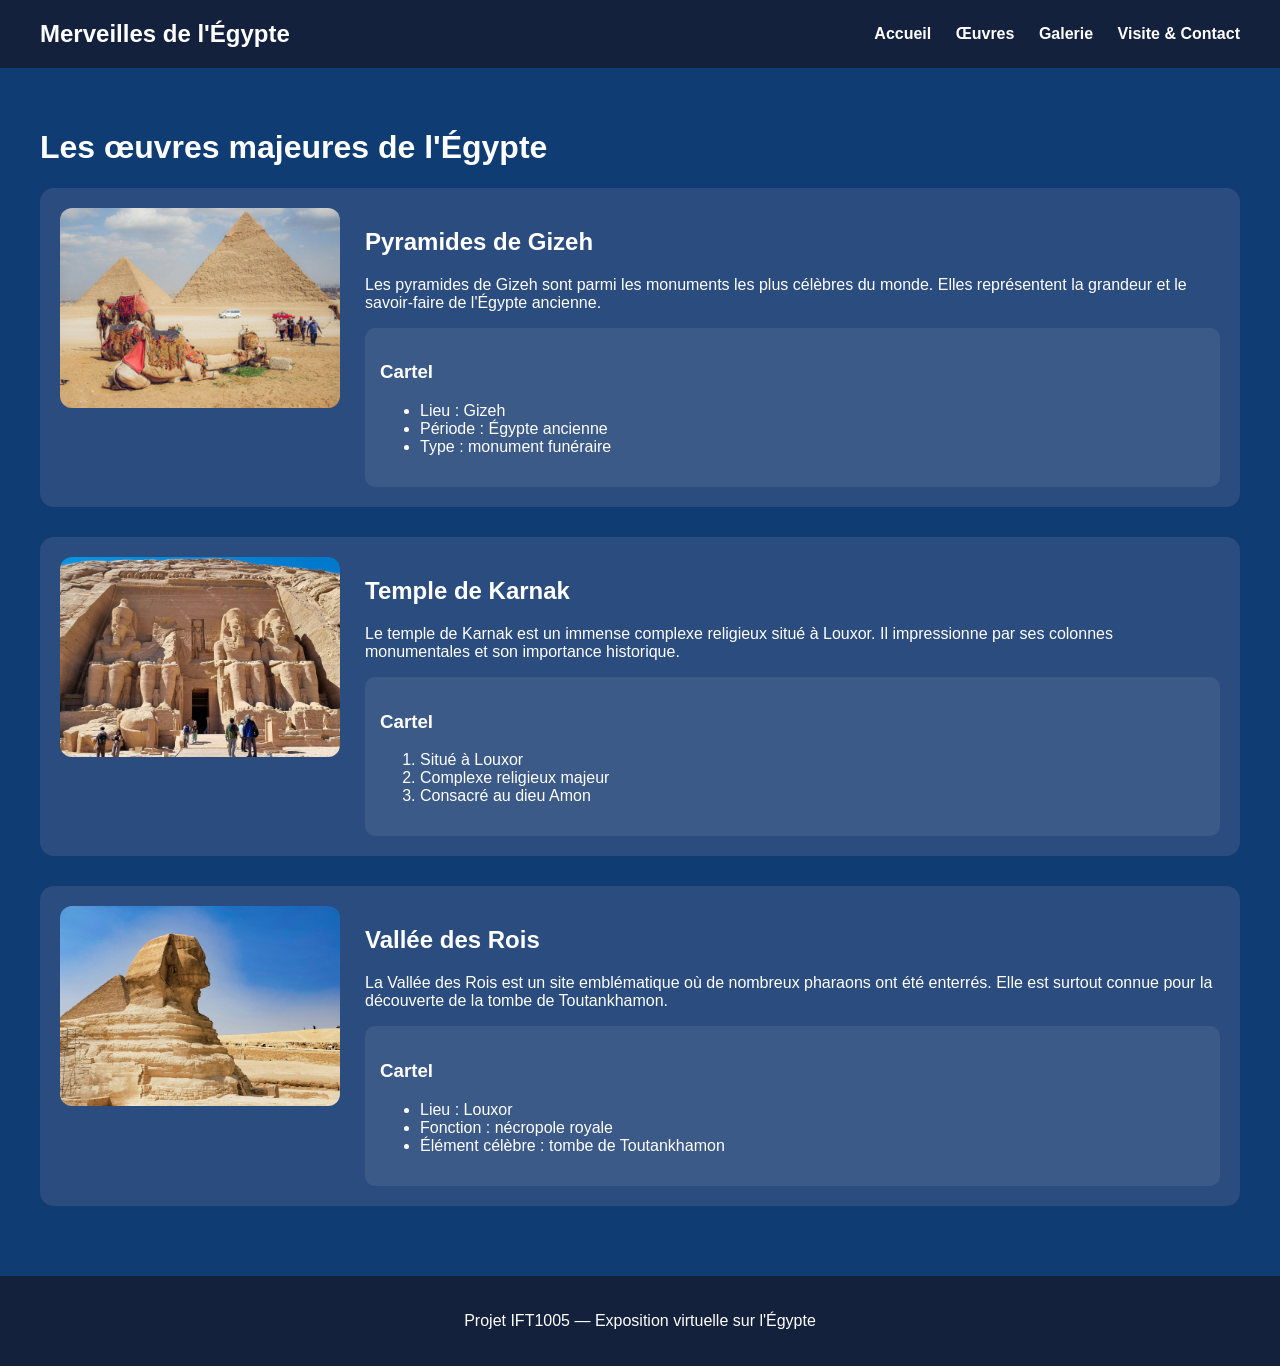
<file: oeuvres.html>
<!DOCTYPE html>
<html lang="fr">
<head>
    <meta charset="UTF-8">
    <meta name="viewport" content="width=device-width, initial-scale=1.0">
    <title>Œuvres - Merveilles de l'Égypte</title>
    <link rel="stylesheet" href="style.css">
</head>
<body>

    <header>
        <nav class="navbar">
            <h2 class="logo">Merveilles de l'Égypte</h2>

            <div class="menu">
                <a href="index.html">Accueil</a>
                <a href="oeuvres.html">Œuvres</a>
                <a href="galerie.html">Galerie</a>
                <a href="visite-contact.html">Visite & Contact</a>
            </div>
        </nav>
    </header>

    <main class="page-oeuvres">
        <h1>Les œuvres majeures de l'Égypte</h1>

        <section class="oeuvre-card">
            <img src="assets/images/pyramides-oeuvre.jpg" alt="Pyramides de Gizeh">

            <div class="oeuvre-texte">
                <h2>Pyramides de Gizeh</h2>

                <p>
                    Les pyramides de Gizeh sont parmi les monuments les plus célèbres du monde.
                    Elles représentent la grandeur et le savoir-faire de l'Égypte ancienne.
                </p>

                <div class="cartel">
                    <h3>Cartel</h3>
                    <ul>
                        <li>Lieu : Gizeh</li>
                        <li>Période : Égypte ancienne</li>
                        <li>Type : monument funéraire</li>
                    </ul>
                </div>
            </div>
        </section>

        <section class="oeuvre-card">
            <img src="assets/images/karnak.jpg" alt="Temple de Karnak">

            <div class="oeuvre-texte">
                <h2>Temple de Karnak</h2>

                <p>
                    Le temple de Karnak est un immense complexe religieux situé à Louxor.
                    Il impressionne par ses colonnes monumentales et son importance historique.
                </p>

                <div class="cartel">
                    <h3>Cartel</h3>
                    <ol>
                        <li>Situé à Louxor</li>
                        <li>Complexe religieux majeur</li>
                        <li>Consacré au dieu Amon</li>
                    </ol>
                </div>
            </div>
        </section>

        <section class="oeuvre-card">
            <img src="assets/images/vallee-rois.jpg" alt="Vallée des Rois">

            <div class="oeuvre-texte">
                <h2>Vallée des Rois</h2>

                <p>
                    La Vallée des Rois est un site emblématique où de nombreux pharaons ont été enterrés.
                    Elle est surtout connue pour la découverte de la tombe de Toutankhamon.
                </p>

                <div class="cartel">
                    <h3>Cartel</h3>
                    <ul>
                        <li>Lieu : Louxor</li>
                        <li>Fonction : nécropole royale</li>
                        <li>Élément célèbre : tombe de Toutankhamon</li>
                    </ul>
                </div>
            </div>
        </section>
    </main>

    <footer>
        <p>Projet IFT1005 — Exposition virtuelle sur l'Égypte</p>
    </footer>

</body>
</html>
</file>
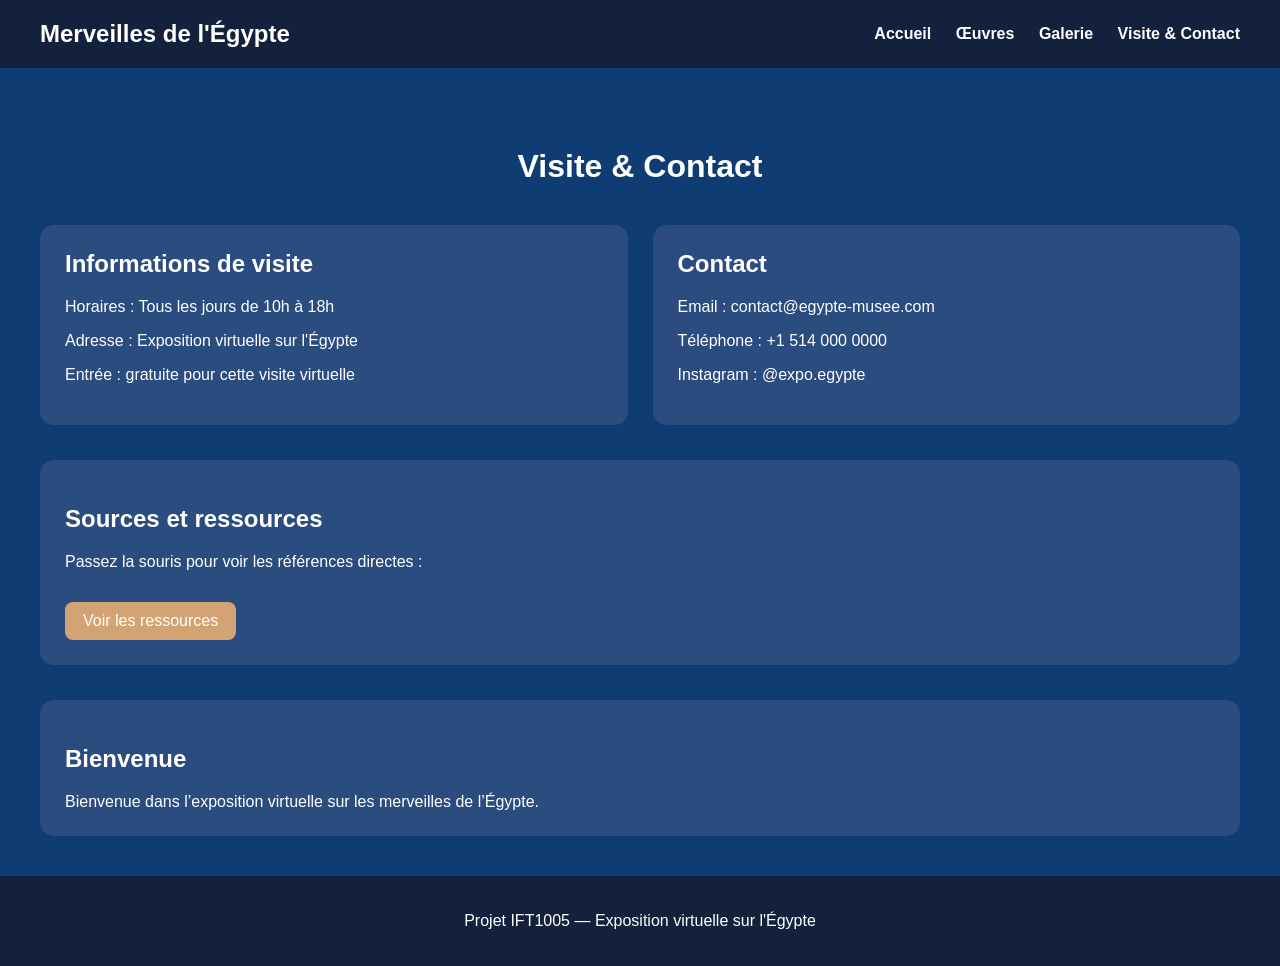
<file: visite-contact.html>
<!DOCTYPE html>
<html lang="fr">
<head>
    <meta charset="UTF-8">
    <meta name="viewport" content="width=device-width, initial-scale=1.0">
    <title>Visite & Contact</title>
    <link rel="stylesheet" href="style.css">
</head>
<body>

    <header>
        <nav class="navbar">
            <h2 class="logo">Merveilles de l'Égypte</h2>

            <div class="menu">
                <a href="index.html">Accueil</a>
                <a href="oeuvres.html">Œuvres</a>
                <a href="galerie.html">Galerie</a>
                <a href="visite-contact.html">Visite & Contact</a>
            </div>
        </nav>
    </header>

    <main class="page-contact">

        <h1 class="titre-page">Visite & Contact</h1>

        <section class="contact-grid">

            <div class="carte-contact">
                <h2>Informations de visite</h2>
                <p>Horaires : Tous les jours de 10h à 18h</p>
                <p>Adresse : Exposition virtuelle sur l'Égypte</p>
                <p>Entrée : gratuite pour cette visite virtuelle</p>
            </div>

            <div class="carte-contact">
                <h2>Contact</h2>
                <p>Email : contact@egypte-musee.com</p>
                <p>Téléphone : +1 514 000 0000</p>
                <p>Instagram : @expo.egypte</p>
            </div>

        </section>

        <section class="ressources-card">
            <h2>Sources et ressources</h2>
            <p>Passez la souris pour voir les références directes :</p>

            <div class="ressource-menu">
                <span class="ressource-titre">Voir les ressources</span>

                <div class="ressource-liens">
                    <a href="https://www.britishmuseum.org/collection/galleries/egyptian-sculpture" target="_blank">
                        Collection égyptienne – British Museum
                    </a>

                    <a href="https://www.nationalgeographic.com/history/article/ancient-egypt" target="_blank">
                        Article sur l’Égypte ancienne – National Geographic
                    </a>
                </div>
            </div>
        </section>

        <section class="bienvenue-card">
            <h2>Bienvenue</h2>
            <p class="texte-bienvenue">Bienvenue dans l’exposition virtuelle sur les merveilles de l’Égypte.</p>
        </section>

    </main>

    <footer>
        <p>Projet IFT1005 — Exposition virtuelle sur l'Égypte</p>
    </footer>

</body>
</html>
</file>
<file: style.css>
body{
    margin:0;
    font-family:Arial, sans-serif;
    background-color:#0f3d73;
    color:white;
}

.navbar{
    background-color:#14213d;
    display:flex;
    justify-content:space-between;
    align-items:center;
    padding:20px 40px;
}

.logo{
    margin:0;
    font-size:24px;
}

.menu a{
    color:white;
    text-decoration:none;
    margin-left:20px;
    font-weight:bold;
    position:relative;
    padding-bottom:6px;
    transition:color 0.15s;
}

.menu a::after{
    content:"";
    position:absolute;
    left:0;
    bottom:0;
    width:0;
    height:2px;
    background-color:#f4c27a;
    transition:width 0.15s;
}

.menu a:hover{
    color:#f4c27a;
}

.menu a:hover::after{
    width:100%;
}

.hero{
    display:flex;
    align-items:center;
    justify-content:space-between;
    gap:30px;
    padding:40px;
    background-color:#1e3a5f;
}

.hero-texte{
    width:45%;
}

.bulle-titre{
    display:inline-block;
    background-color:#e7c28b;
    padding:14px 24px;
    border-radius:20px;
    margin-bottom:18px;
}

.bulle-titre h1{
    margin:0;
    font-size:34px;
    color:white;
    line-height:1.1;
}

.hero-texte p{
    font-size:20px;
    margin-bottom:20px;
}

.bouton{
    display:inline-block;
    background-color:#d4a373;
    color:white;
    text-decoration:none;
    padding:12px 24px;
    border-radius:10px;
    transition:background-color 0.2s, transform 0.2s;
}

.bouton:hover{
    background-color:#e7b988;
    transform:scale(1.05);
}

.hero-image{
    width:55%;
}

.hero-image img{
    width:100%;
    height:auto;
    display:block;
    border-radius:12px;
}

.apercu{
    display:flex;
    gap:20px;
    padding:30px 40px;
    background:#e5e5e5;
    color:#333;
    flex-wrap:wrap;
}

.apercu h2{
    width:100%;
    text-align:center;
    margin:0 0 20px 0;
}

.bloc{
    background-color:#2b4c7e;
    padding:20px;
    border-radius:12px;
    flex:1;
    color:white;
}

.bloc h3{
    margin-top:0;
}

.bloc a{
    color:#f4c27a;
    text-decoration:none;
    font-weight:bold;
}

footer{
    background-color:#14213d;
    text-align:center;
    padding:20px;
}

.page-oeuvres{
    padding:40px;
}

.oeuvre-card{
    display:flex;
    gap:25px;
    background-color:#2b4c7e;
    padding:20px;
    border-radius:14px;
    margin-bottom:30px;
    align-items:flex-start;
}

.oeuvre-card img{
    width:280px;
    height:200px;
    object-fit:cover;
    border-radius:12px;
}

.oeuvre-texte{
    flex:1;
}

.cartel{
    background-color:rgba(255,255,255,0.08);
    padding:15px;
    border-radius:10px;
    margin-top:15px;
}

.titre-page{
    text-align:center;
    margin-top:40px;
    margin-bottom:40px;
}

.galerie{
    display:grid;
    grid-template-columns:repeat(3,1fr);
    gap:20px;
    padding:40px;
}

.galerie img{
    width:100%;
    height:220px;
    object-fit:cover;
    border-radius:10px;
    transition:transform 0.3s;
}

.galerie img:hover{
    transform:scale(1.05);
}

.page-contact{
    padding:40px;
}

.contact-grid{
    display:flex;
    gap:25px;
    margin-bottom:35px;
}

.carte-contact{
    background-color:#2b4c7e;
    padding:25px;
    border-radius:14px;
    flex:1;
}

.carte-contact h2{
    margin-top:0;
}

.carte-contact a{
    color:#f4c27a;
    text-decoration:none;
}

.ressources-card{
    background-color:#2b4c7e;
    padding:25px;
    border-radius:14px;
    margin-bottom:35px;
}

.liens-boutons{
    display:flex;
    gap:15px;
    margin-top:18px;
    flex-wrap:wrap;
}

.liens-boutons a{
    background-color:#d4a373;
    color:white;
    text-decoration:none;
    padding:12px 18px;
    border-radius:10px;
}

.bienvenue-card{
    background-color:#2b4c7e;
    padding:25px;
    border-radius:14px;
}

@media (max-width:768px){
    .hero{
        flex-direction:column;
    }
    
    

    .hero-texte,
    .hero-image{
        width:100%;
    }

    .apercu{
        flex-direction:column;
    }

    .contact-grid{
        flex-direction:column;
    }

    .galerie{
        grid-template-columns:1fr;
    }

    .oeuvre-card{
        flex-direction:column;
    }

    .oeuvre-card img{
        width:100%;
        height:auto;
    }}

    .preview{
display:none;
margin-top:10px;
}

.preview img{
width:100%;
border-radius:8px;
}

.bloc:hover .preview{
display:block;
}
.preview img{
width:100%;
max-height:120px;
object-fit:cover;
border-radius:8px;
margin-top:10px;
}
.bloc a{
display:inline-block;
margin-top:8px;
}
.dropdown{
position:relative;
display:inline-block;
}

.dropdown-menu{
display:none;
position:absolute;
background:white;
min-width:160px;
border-radius:8px;
box-shadow:0 4px 10px rgba(0,0,0,0.2);
margin-top:8px;
}

.dropdown-menu a{
display:block;
padding:10px;
text-decoration:none;
color:black;
}

.dropdown-menu a:hover{
background:#f2f2f2;
}

.dropdown:hover .dropdown-menu{
display:block;
}
/* Premiere partie du code index html */

/* animation SVG */

.svg-animation circle{
fill:#d4a373;
animation: couleur 3s infinite alternate;
}

/* menu ressources */

.ressource-menu{
position:relative;
display:inline-block;
margin-top:15px;
}

.ressource-titre{
background-color:#d4a373;
color:white;
padding:10px 18px;
border-radius:8px;
cursor:pointer;
}

.ressource-liens{
display:none;
position:absolute;
background:white;
margin-top:10px;
border-radius:8px;
box-shadow:0 4px 10px rgba(0,0,0,0.2);
}

.ressource-liens a{
display:block;
padding:10px 15px;
text-decoration:none;
color:black;
}

.ressource-liens a:hover{
background:#f2f2f2;
}

.ressource-menu:hover .ressource-liens{
display:block;
}


/* animation bienvenue */

.bienvenue-animation{
animation: bouger 3s infinite alternate;
}

@keyframes bouger{

from{
transform:translateX(0px);
}

to{
transform:translateX(20px);
}

}
/* PAGE VISITE & CONTACT */

.page-contact{
    padding:40px;
}

.titre-page{
    text-align:center;
    margin-bottom:40px;
}

.contact-grid{
    display:flex;
    gap:25px;
    margin-bottom:35px;
}

.carte-contact{
    background-color:#2b4c7e;
    padding:25px;
    border-radius:14px;
    flex:1;
}

.ressources-card{
    background-color:#2b4c7e;
    padding:25px;
    border-radius:14px;
    margin-bottom:35px;
}

.ressource-menu{
    position:relative;
    display:inline-block;
    margin-top:15px;
}

.ressource-titre{
    background-color:#d4a373;
    color:white;
    padding:10px 18px;
    border-radius:8px;
    cursor:pointer;
    display:inline-block;
}

.ressource-liens{
   .ressource-liens{
display:none;
position:absolute;
background:white;
top:100%;
left:0;
border-radius:8px;
box-shadow:0 4px 10px rgba(0,0,0,0.2);
min-width:280px;
}
}

.ressource-liens a{
    display:block;
    padding:12px 15px;
    text-decoration:none;
    color:black;
}

.ressource-liens a:hover{
    background:#f2f2f2;
}

.ressource-menu:hover .ressource-liens{
    display:block;
}

.bienvenue-card{
    background-color:#2b4c7e;
    padding:25px;
    border-radius:14px;
}

.texte-bienvenue{
    display:inline-block;
    margin:0;
    animation: glisser 2s ease-in-out infinite alternate;
}


@media (max-width:768px){
    .contact-grid{
        flex-direction:column;
    }

    .ressource-liens{
        min-width:220px;
    }
}
/* slogan accueil */
.slogan{
    font-size:20px;
    font-weight:bold;
    margin-bottom:12px;
}

/* image map accueil */
.hero-image img{
    width:100%;
    height:auto;
    display:block;
    border-radius:12px;
}

/* aperçu au survol */
.preview{
    display:none;
    margin-top:10px;
}
</file>
